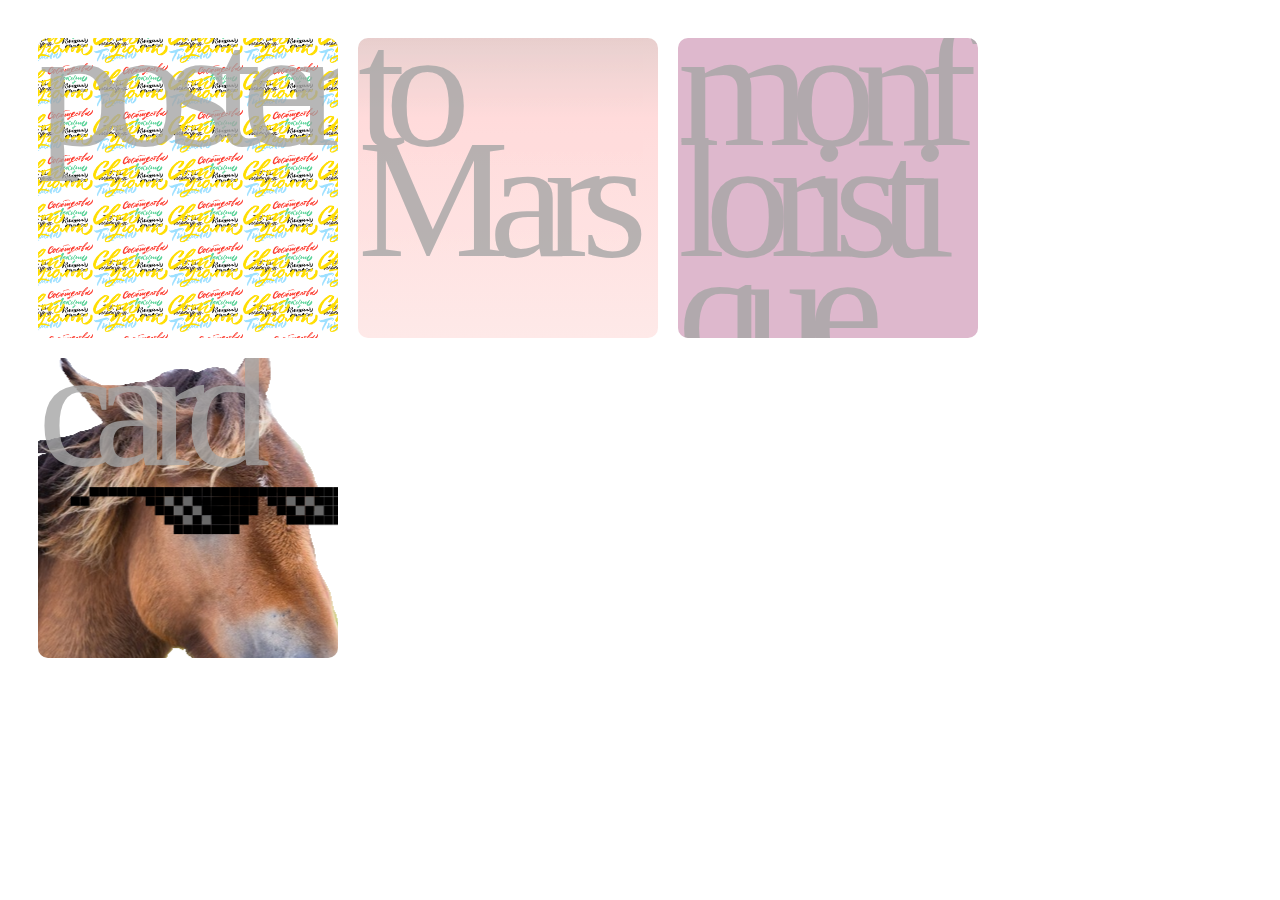
<file: index.html>
<!DOCTYPE html>
<html lang="en">
<head>
	<meta charset="UTF-8">
	<title>Rida246</title>
	<link rel="stylesheet" type="text/css" href="styles-for-main.css">
</head>
<body>
	<div class="main">
		<div class="box">
			<a href="https://rida246.github.io/poster" title="poster">
				<div class="filling poster">
				<span class="name">poster</span>
			</div>
			</a>
		</div>
		<div class="box">
			<a href="https://rida246.github.io/form" title="to Mars">
				<div class="filling form">
					<span class="name">to Mars</span>
				</div>
			</a>
		</div>
		<div class="box">
			<a href="https://rida246.github.io/monfloristique" title="monfloristique">
				<div class="filling monfloristique">
					<span class="name">monfloristique</span>
				</div>
			</a>
		</div>
		<div class="box">
			<a href="https://rida246.github.io/card" title="card">
				<div class="filling card">
				<span class="name">card</span>
			</div>
			</a>
		</div>
	</div>
</body>
</html>
</file>
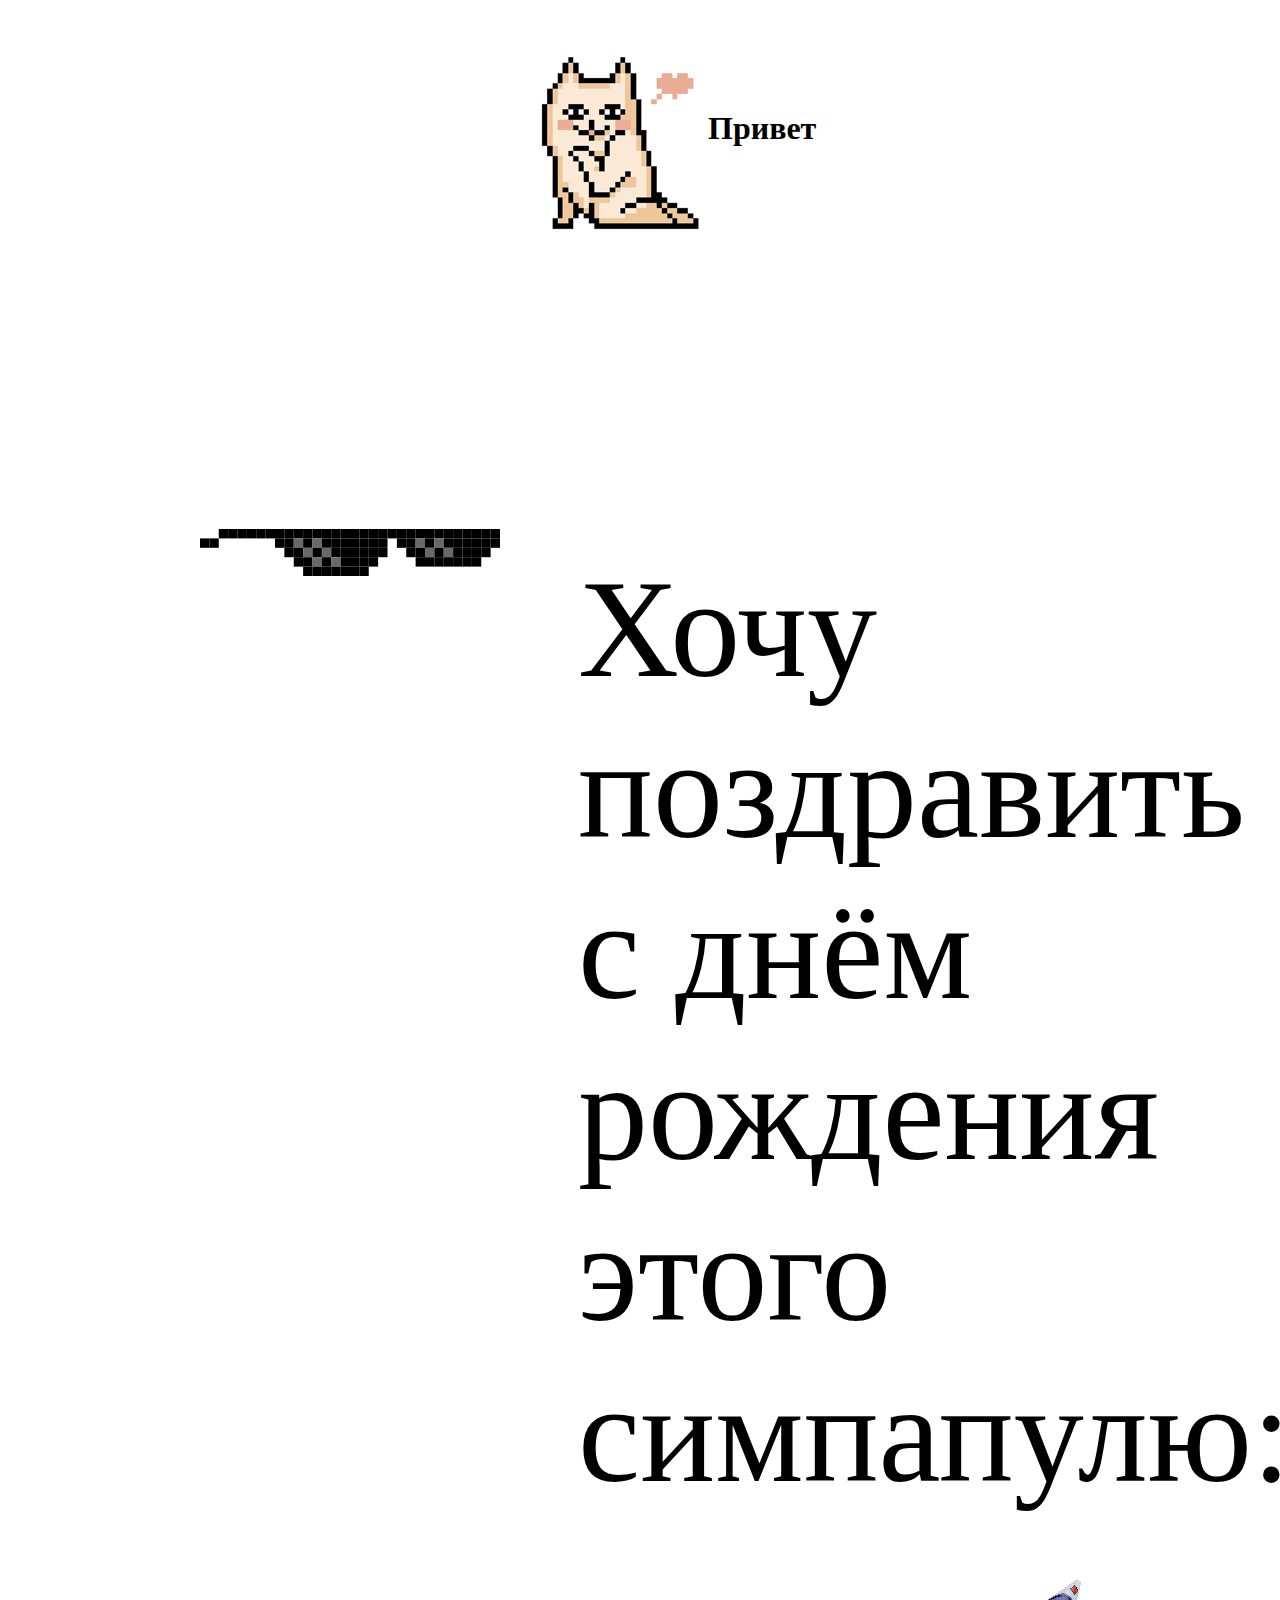
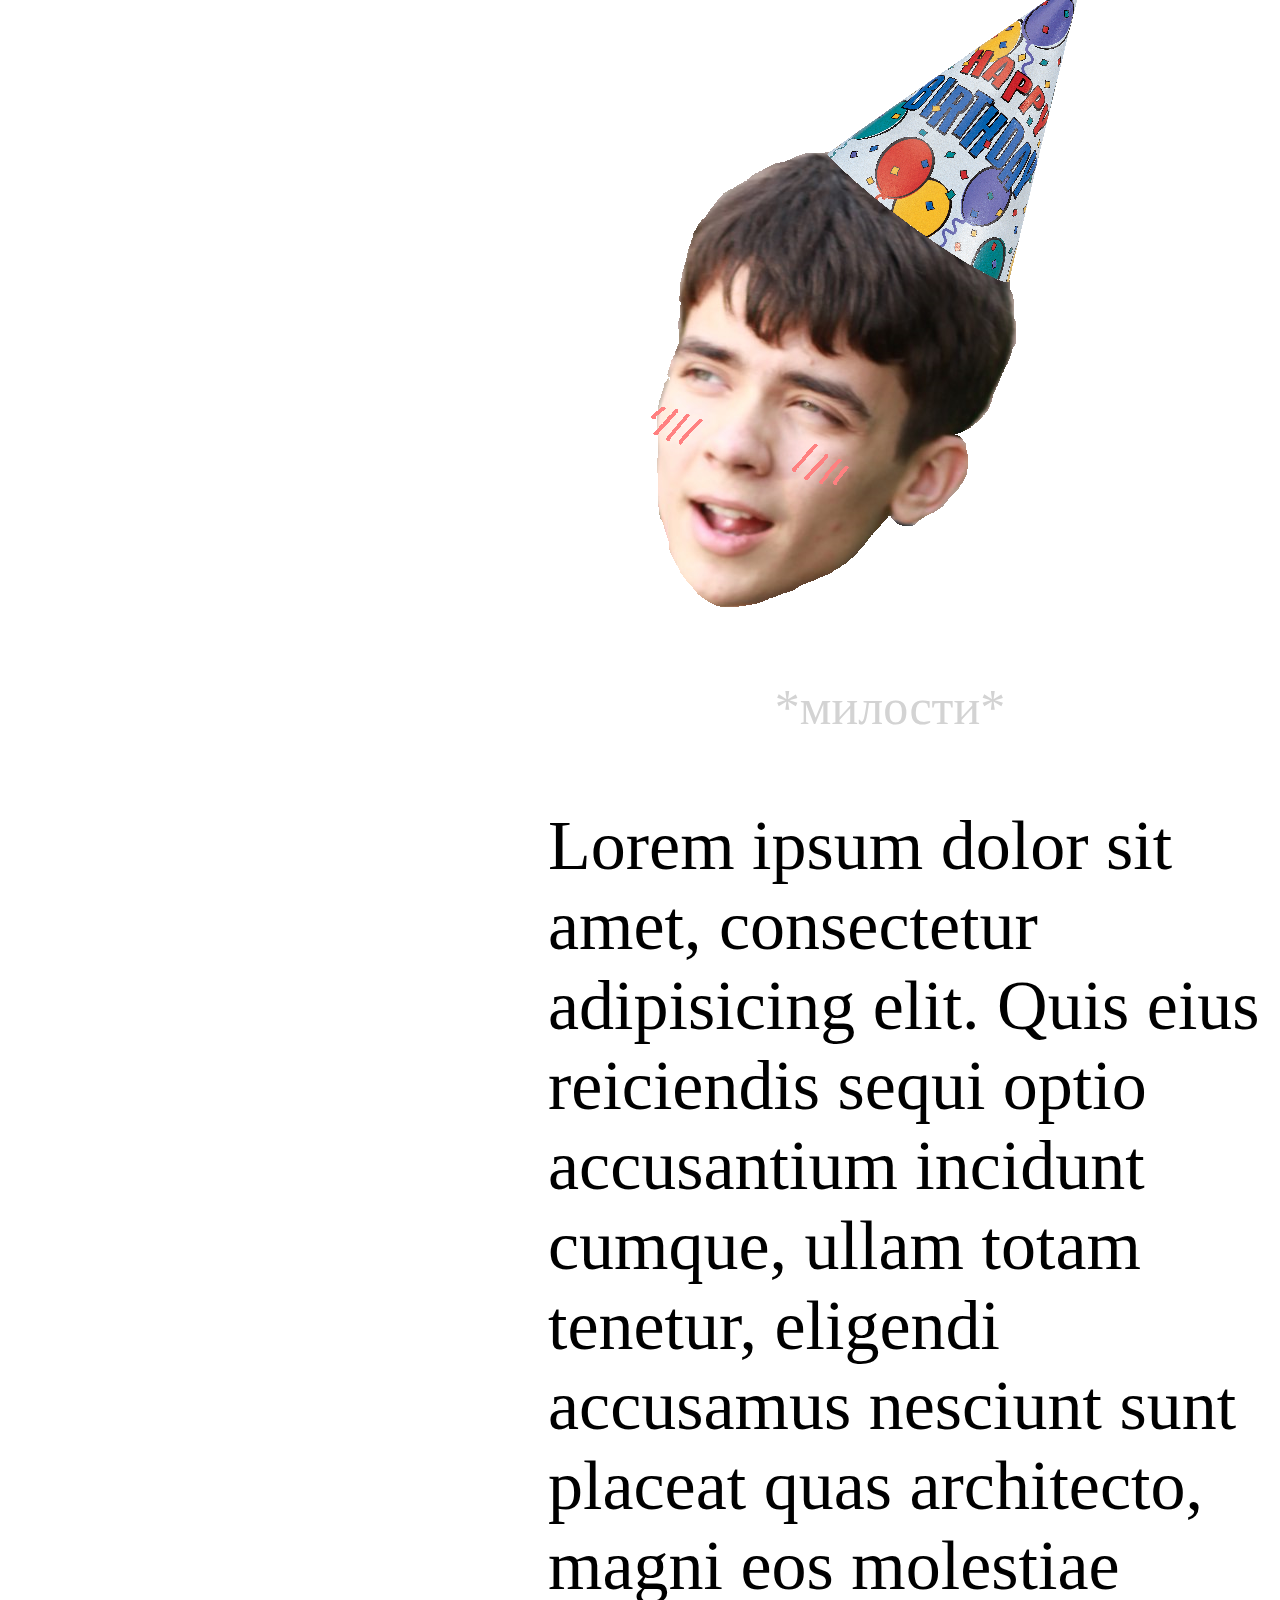
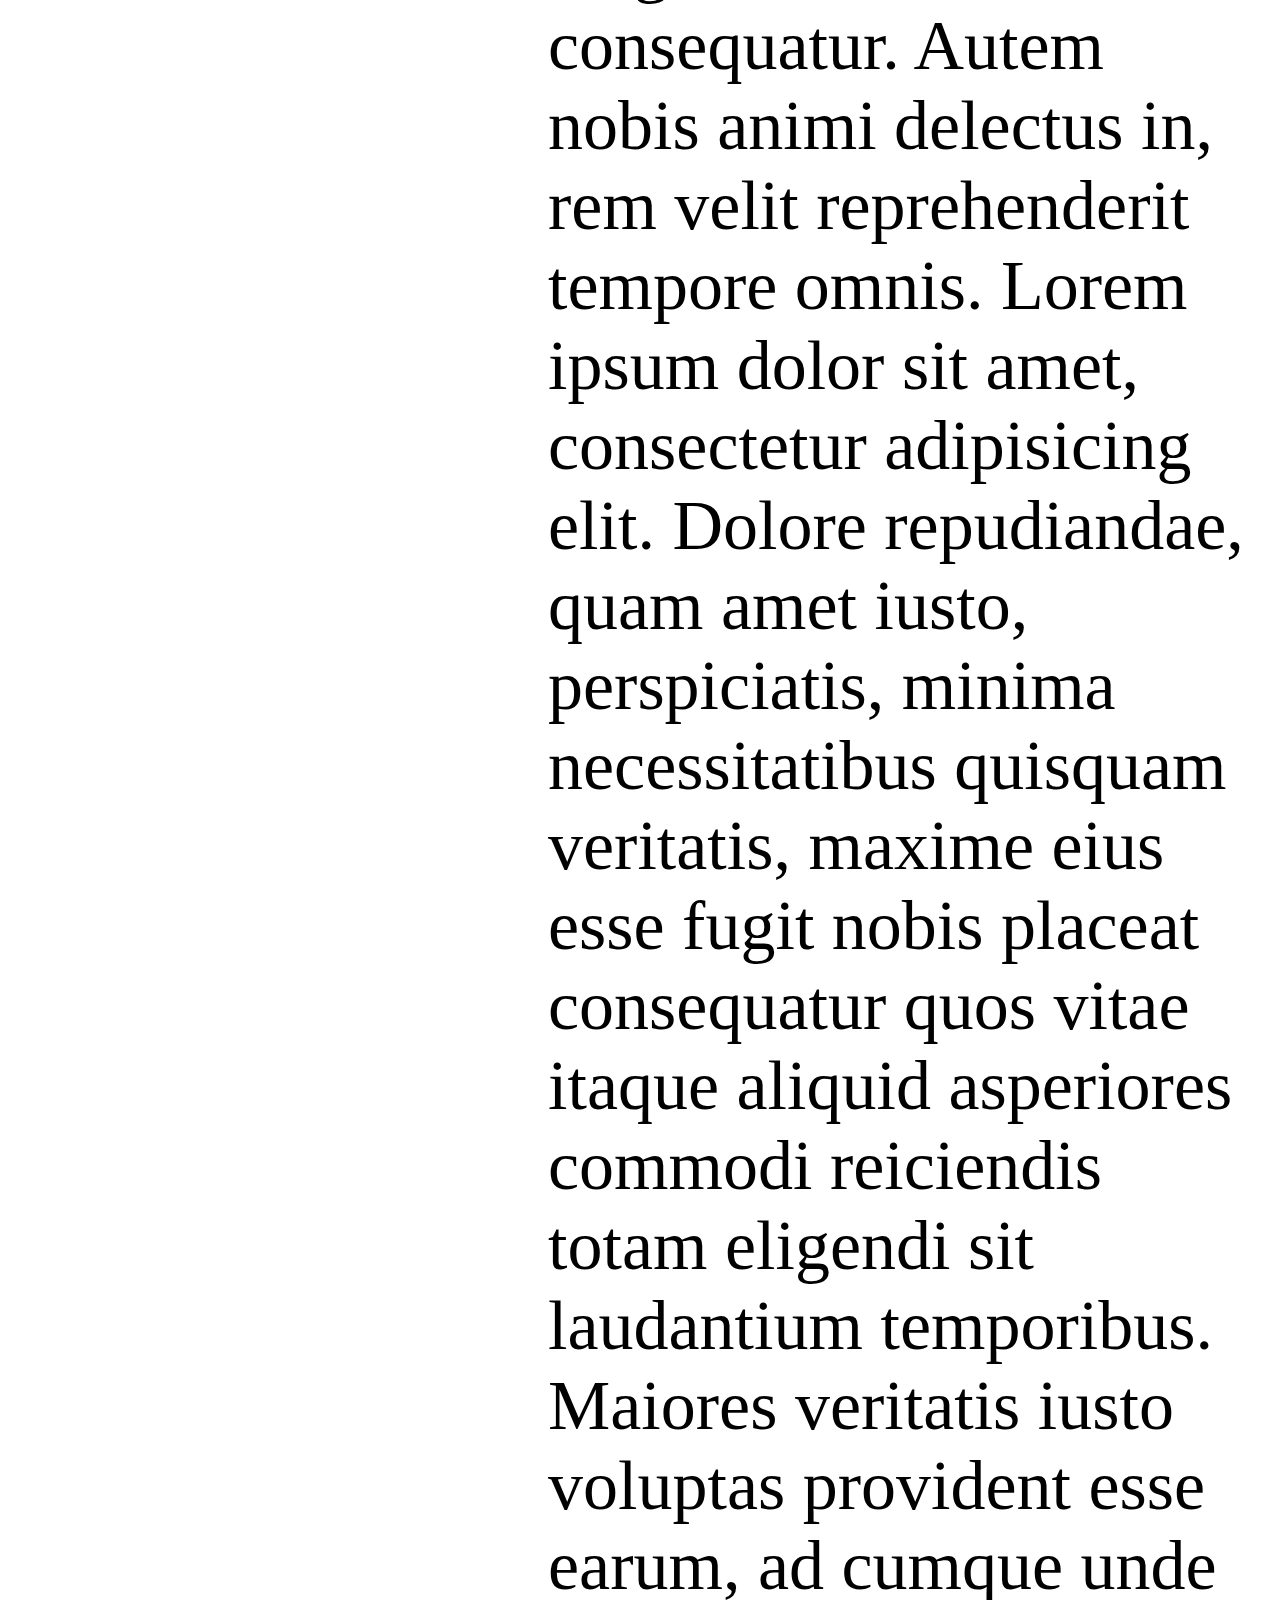
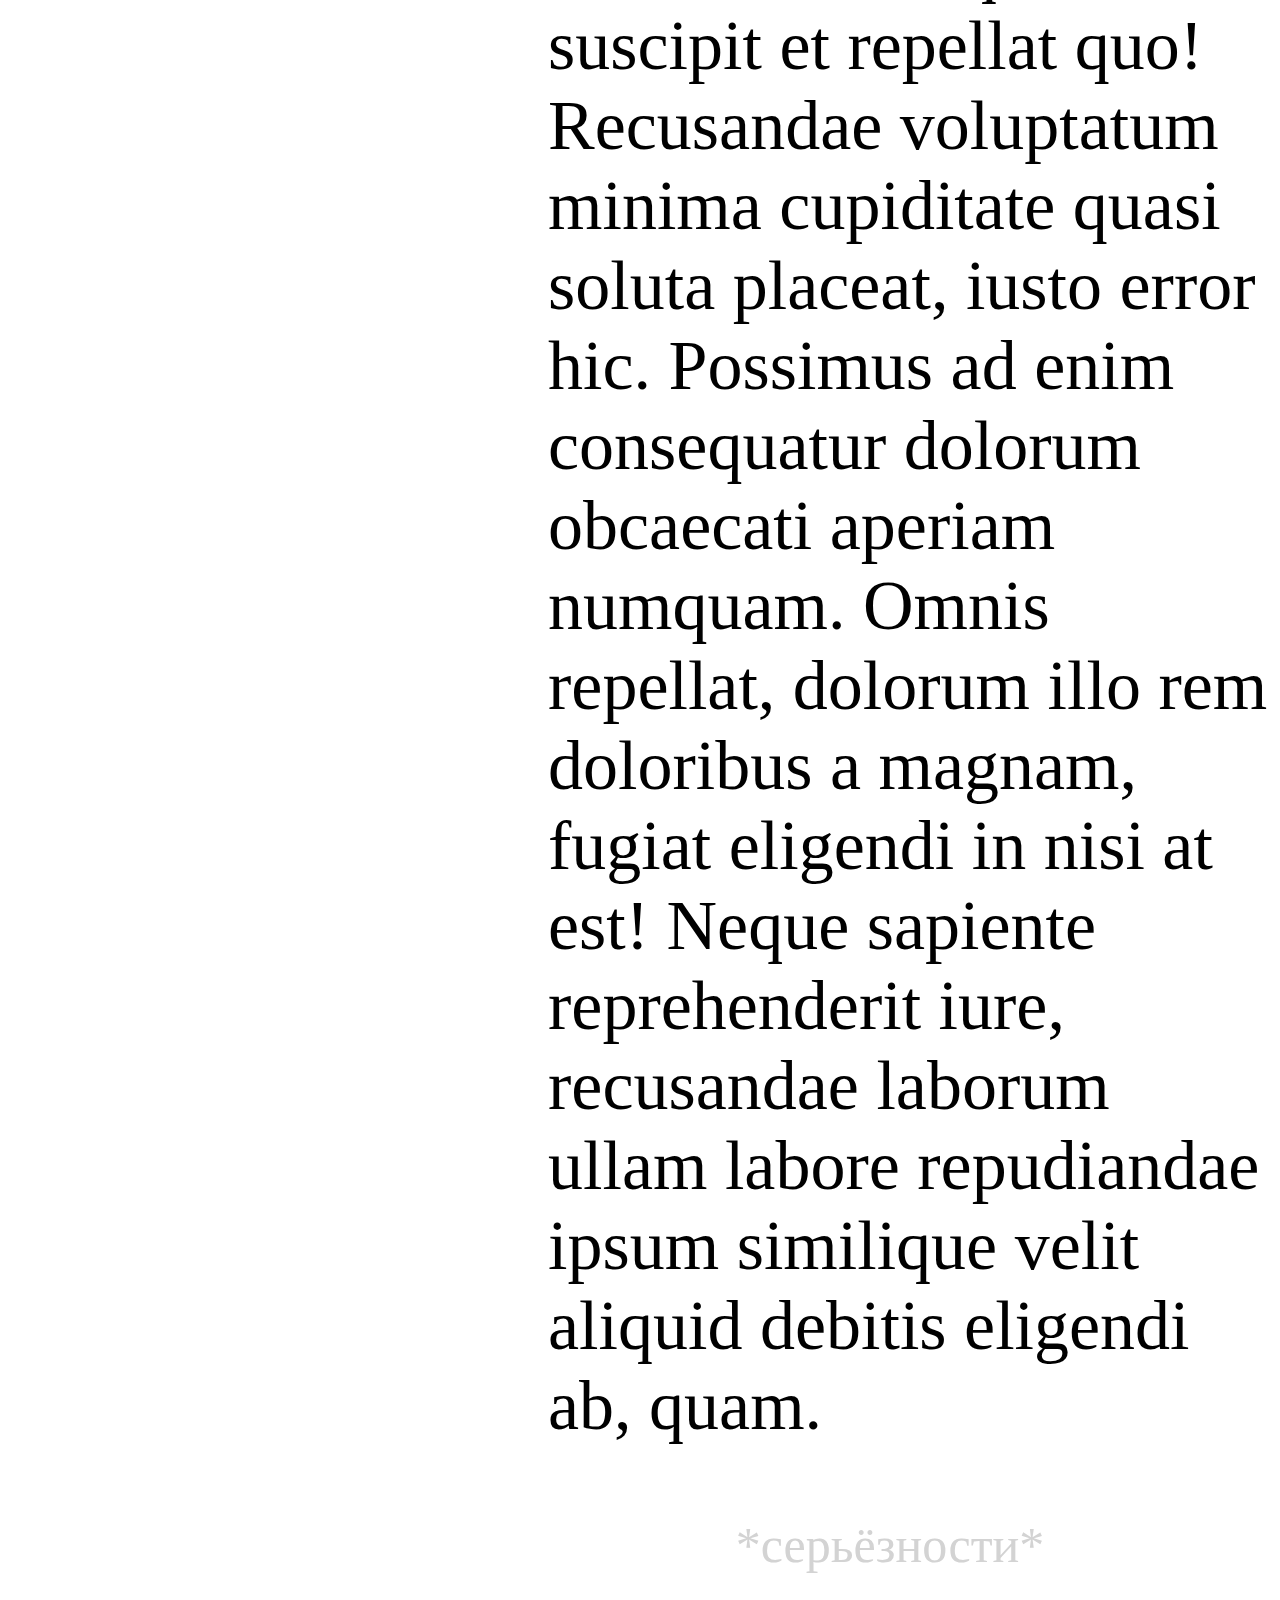
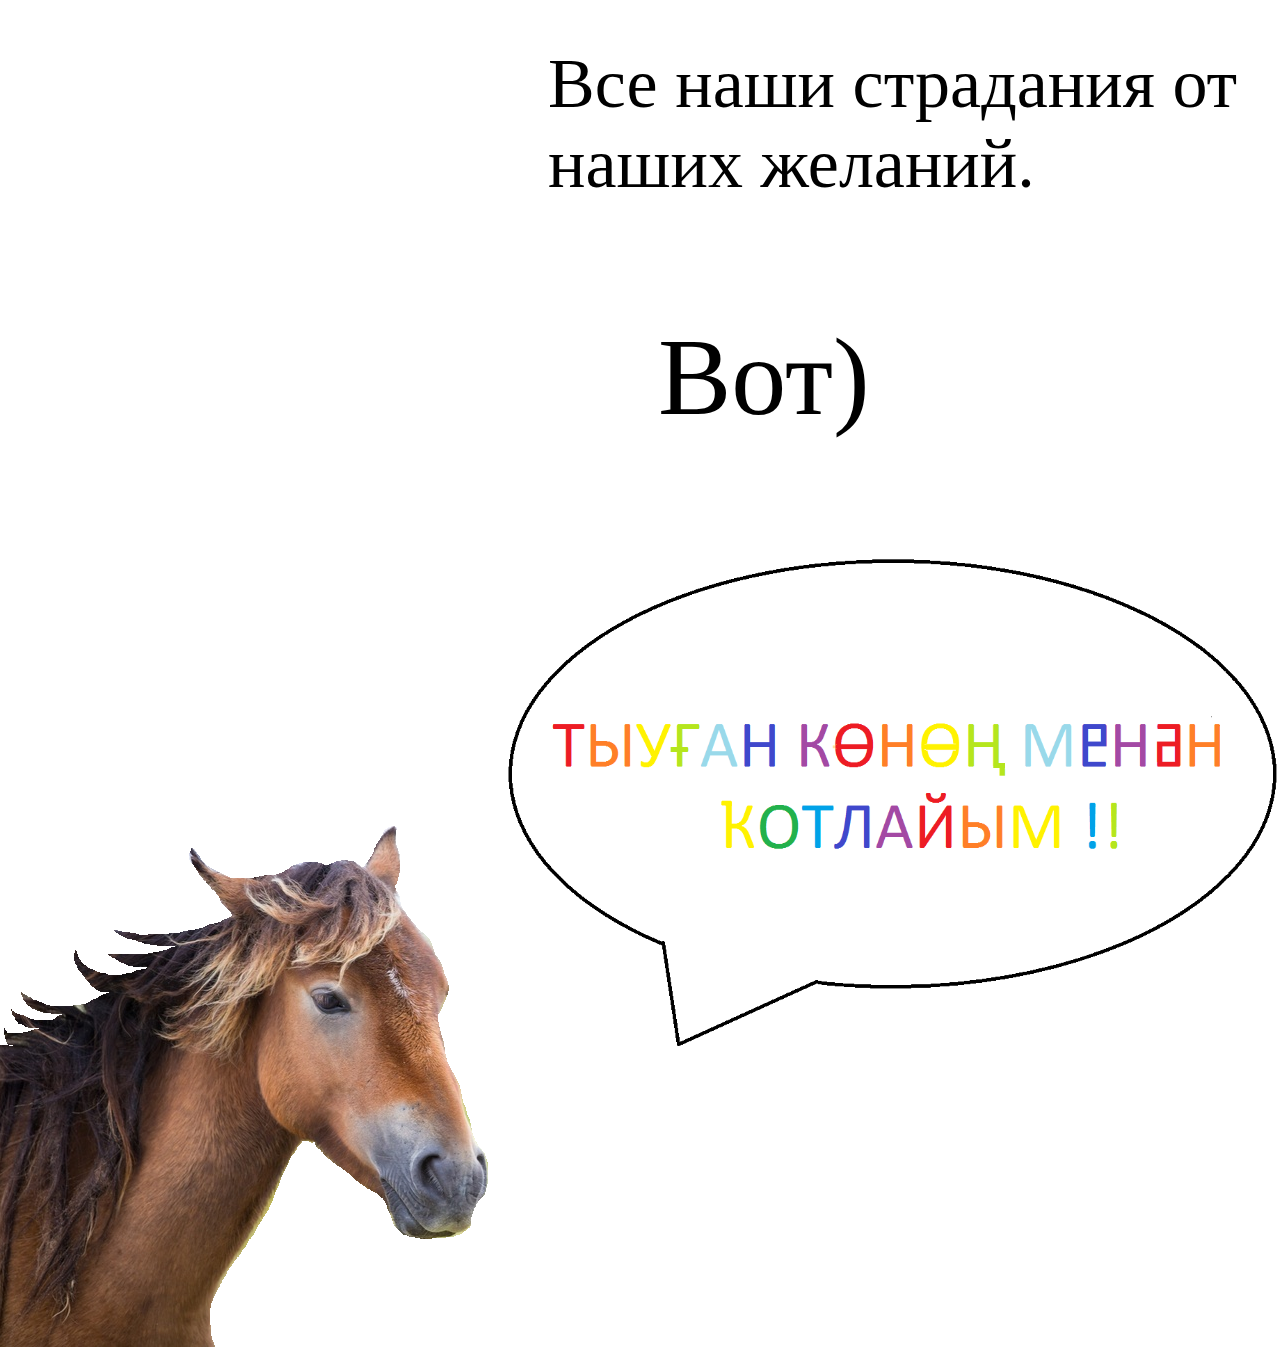
<file: card/index.html>
<!DOCTYPE html>
<html lang="en">
<head>
	<meta charset="UTF-8">
	<title>s dr</title>
	<link rel="stylesheet" href="styles.css">
</head>
<body>
	<header class="head" >
		<div class="cat1">
			<img src="img/cat1.png" alt="cat1">
		<h1>Привет</h1>
		</div>
	</header>
	<div class="oshki">
		<img src="img/oshki.png">
	</div>
		<div class="pusto1"></div>
		<div class="text1">
			<p>Хочу поздравить с днём рождения этого симпапулю:</p>
		</div>
		<div class="vadim">
			<img src="img/vadim.png" alt="">
		</div>
		<div class="text2">
			<p>*милости*</p>
		</div>

		<div class="text3">
			<p>Lorem ipsum dolor sit amet, consectetur adipisicing elit. Quis eius reiciendis sequi optio accusantium incidunt cumque, ullam totam tenetur, eligendi accusamus nesciunt sunt placeat quas architecto, magni eos molestiae consequatur. Autem nobis animi delectus in, rem velit reprehenderit tempore omnis. Lorem ipsum dolor sit amet, consectetur adipisicing elit. Dolore repudiandae, quam amet iusto, perspiciatis, minima necessitatibus quisquam veritatis, maxime eius esse fugit nobis placeat consequatur quos vitae itaque aliquid asperiores commodi reiciendis totam eligendi sit laudantium temporibus. Maiores veritatis iusto voluptas provident esse earum, ad cumque unde suscipit et repellat quo! Recusandae voluptatum minima cupiditate quasi soluta placeat, iusto error hic. Possimus ad enim consequatur dolorum obcaecati aperiam numquam. Omnis repellat, dolorum illo rem doloribus a magnam, fugiat eligendi in nisi at est! Neque sapiente reprehenderit iure, recusandae laborum ullam labore repudiandae ipsum similique velit aliquid debitis eligendi ab, quam.</p>
		</div>

		<div class="txt4">
			<p>*серьёзности*</p>
		</div>

		<div class="txt5">
			<p>Все наши страдания от наших желаний.</p>
		</div>
			
		<div class="txt6">
			<p>Вот)</p>
		</div>
<footer>
	<div class="foot-img">
		<div class="kon">
			<img src="img/kon.png" alt="">
		</div>
		<div class="oblako">
			<div class="oblako1">
			<img src="img/oblako.png" alt="oblako" height="500px">
			</div>
		</div>
	</div>
</footer>
</body>
</html>
</file>
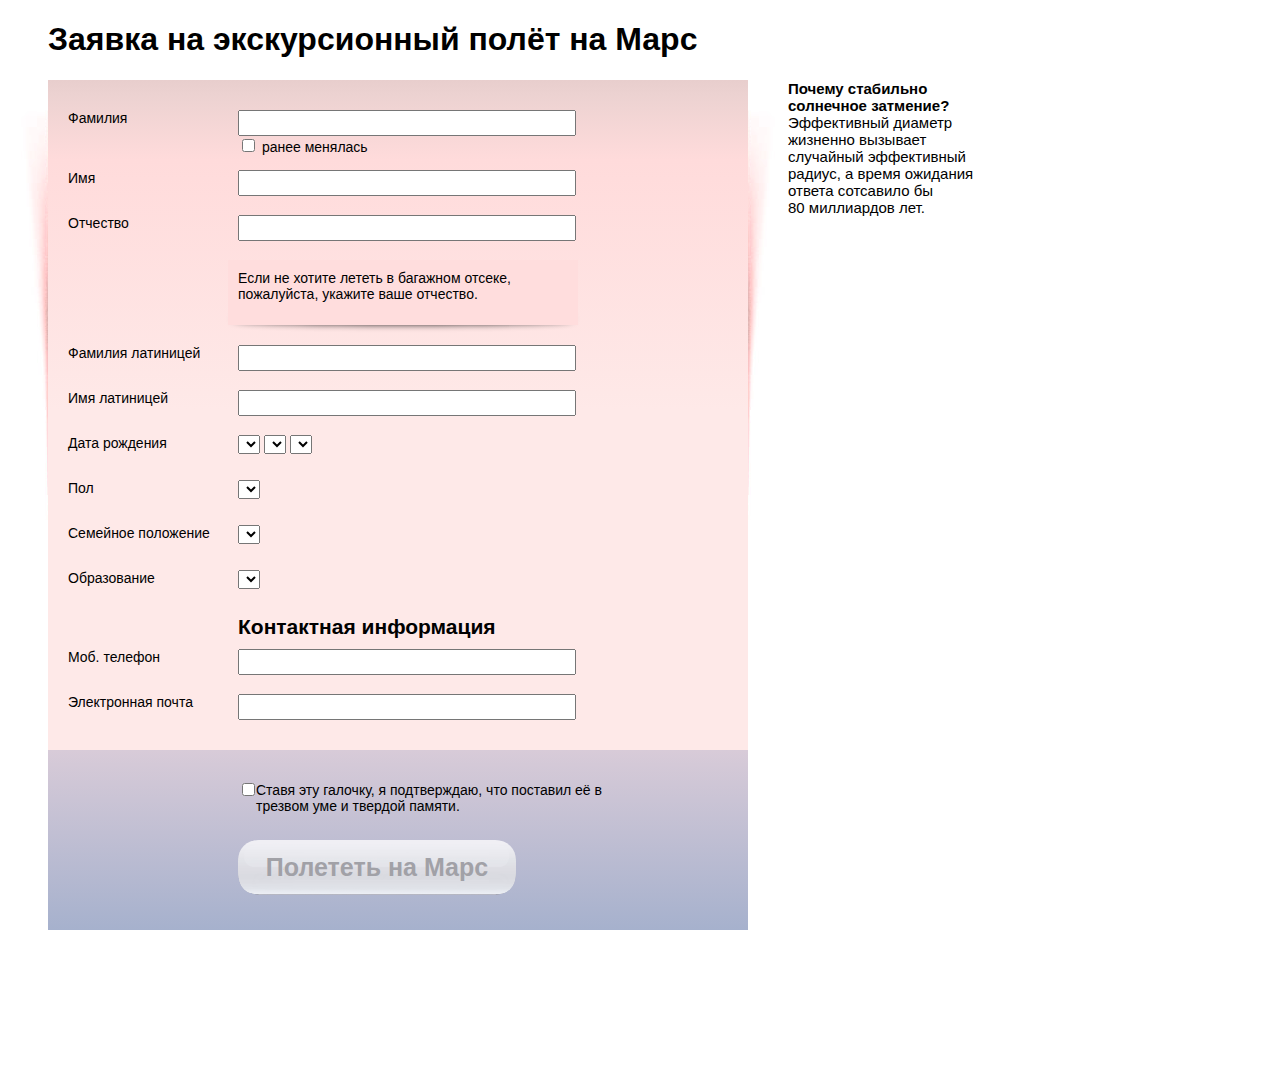
<file: form/index.html>
<!DOCTYPE html>
<html lang="en">
<head>
	<meta charset="UTF-8">
	<title>Заявка на экскурсионный полёт на Марс</title>
	<link rel="stylesheet" href="styles.css">
</head>
<body>
	<header><h1>Заявка на экскурсионный полёт на Марс</h1></header>
	<div class="main">
		<div class="aside">
			<h4>Почему стабильно солнечное затмение?</h4>
			<p>Эффективный диаметр жизненно вызывает случайный эффективный радиус, а время ожидания ответа сотсавило бы 80 миллиардов лет.</p>
		</div>
		<div class="form">
			<form action="#" method="post">
				<div class="questionnaire">
					<div class="basic-information">
						<div class="form-group">
							<div class="item">
								<label for="surname" >Фамилия</label>
							</div>
							<div class="field-to-fill">
								<input id="surname" type="text" class="textarea" name="surname" >
								<div class="change">
									<input id="change" type="checkbox" name="change">
								<label for="change">ранее менялась</label>
								</div>
							</div>
						</div>
						<div class="form-group">
							<div class="item">
								<label for="username" >Имя</label>
							</div>
							<div class="field-to-fill">
								<input id="username" type="text" class="textarea" name="username" >
							</div>
						</div>
						<div class="form-group">
							<div class="item">
								<label for="patronymic" >Отчество</label>
							</div>	
							<div class="field-to-fill">
								<input id="patronymic" type="text" class="textarea" name="patronymic" >
							</div>
						</div>
						<div class="request">
							<p>Если не хотите лететь в багажном отсеке, пожалуйста, укажите ваше отчество.</p>
							<div class="hidden-shadow"></div>
						</div>
						<div class="form-group">
							<div class="item">
								<label for="surname-in-latin" >Фамилия латиницей</label>
							</div>
							<div class="field-to-fill">
								<input id="surname-in-latin" type="text" class="textarea" name="surname-in-latin" >
							</div>
						</div>
						<div class="form-group">
							<div class="item">
								<label for="usernamein-latin" >Имя латиницей</label>
							</div>
							<div class="field-to-fill">
								<input id="usernamein-latin" type="text" class="textarea" name="usernamein-latin" >
							</div>
						</div>
						<div class="form-group">
							<div class="item">
								<label for="birthday" >Дата рождения</label>
							</div>
							<div class="field-to-fill">
								<select name="birthday" id="birthday">
									<option value=""></option>
								</select>
								<select name="birthday" id="birthday">
									<option value=""></option>
								</select>
								<select name="birthday" id="birthday">
									<option value=""></option>
								</select>
							</div>
						</div>
						<div class="form-group">
							<div class="item">
								<label for="gender" >Пол</label>
							</div>
							<div class="field-to-fill">
								<select name="gender" id="gender">
									<option value=""></option>
								</select>
							</div>
						</div>
						<div class="form-group">
							<div class="item">
								<label for="marital-status" >Семейное положение</label>
							</div>
							<div class="field-to-fill">
								<select name="marital-status" id="marital-status">
									<option value=""></option>
								</select>
							</div>
						</div>
						<div class="form-group">
							<div class="item">
								<label for="education" >Образование</label>
							</div>
							<div class="field-to-fill">
								<select name="education" id="education">
									<option value=""></option>
								</select>
							</div>
						</div>
					</div>
					<div class="contact-information">
						<div class="caption-of-contact-information">
							<h2>Контактная информация</h2>
						</div>
						<div class="form-group">
							<div class="item">
								<label for="phone" >Моб. телефон</label>
							</div>
							<div class="field-to-fill">
								<input id="phone" type="text" class="textarea" name="phone" >
							</div>
						</div>
						<div class="form-group">
							<div class="item">
								<label for="email" >Электронная почта</label>
							</div>
							<div class="field-to-fill">
								<input id="email" type="text" class="textarea" name="email" >
							</div>
						</div>
					</div>
				</div>
				<div class="agreement-dispatch">
					<div class="agreement">
						<div class="checkbox-position">
							<input id="agreement" type="checkbox" name="agreement">
						</div>
						<div class="agreement-text">
							<label for="agreement" >Ставя эту галочку, я подтверждаю, что поставил её в трезвом уме и твердой памяти.</label>
						</div>
					</div>
					<div class="sending-button">
						<input type="submit" class="btn" value='Полететь на Марс'>
					</div>
				</div>	
			</form>
		</div>
	</div>
	
</body>
</html>
</file>
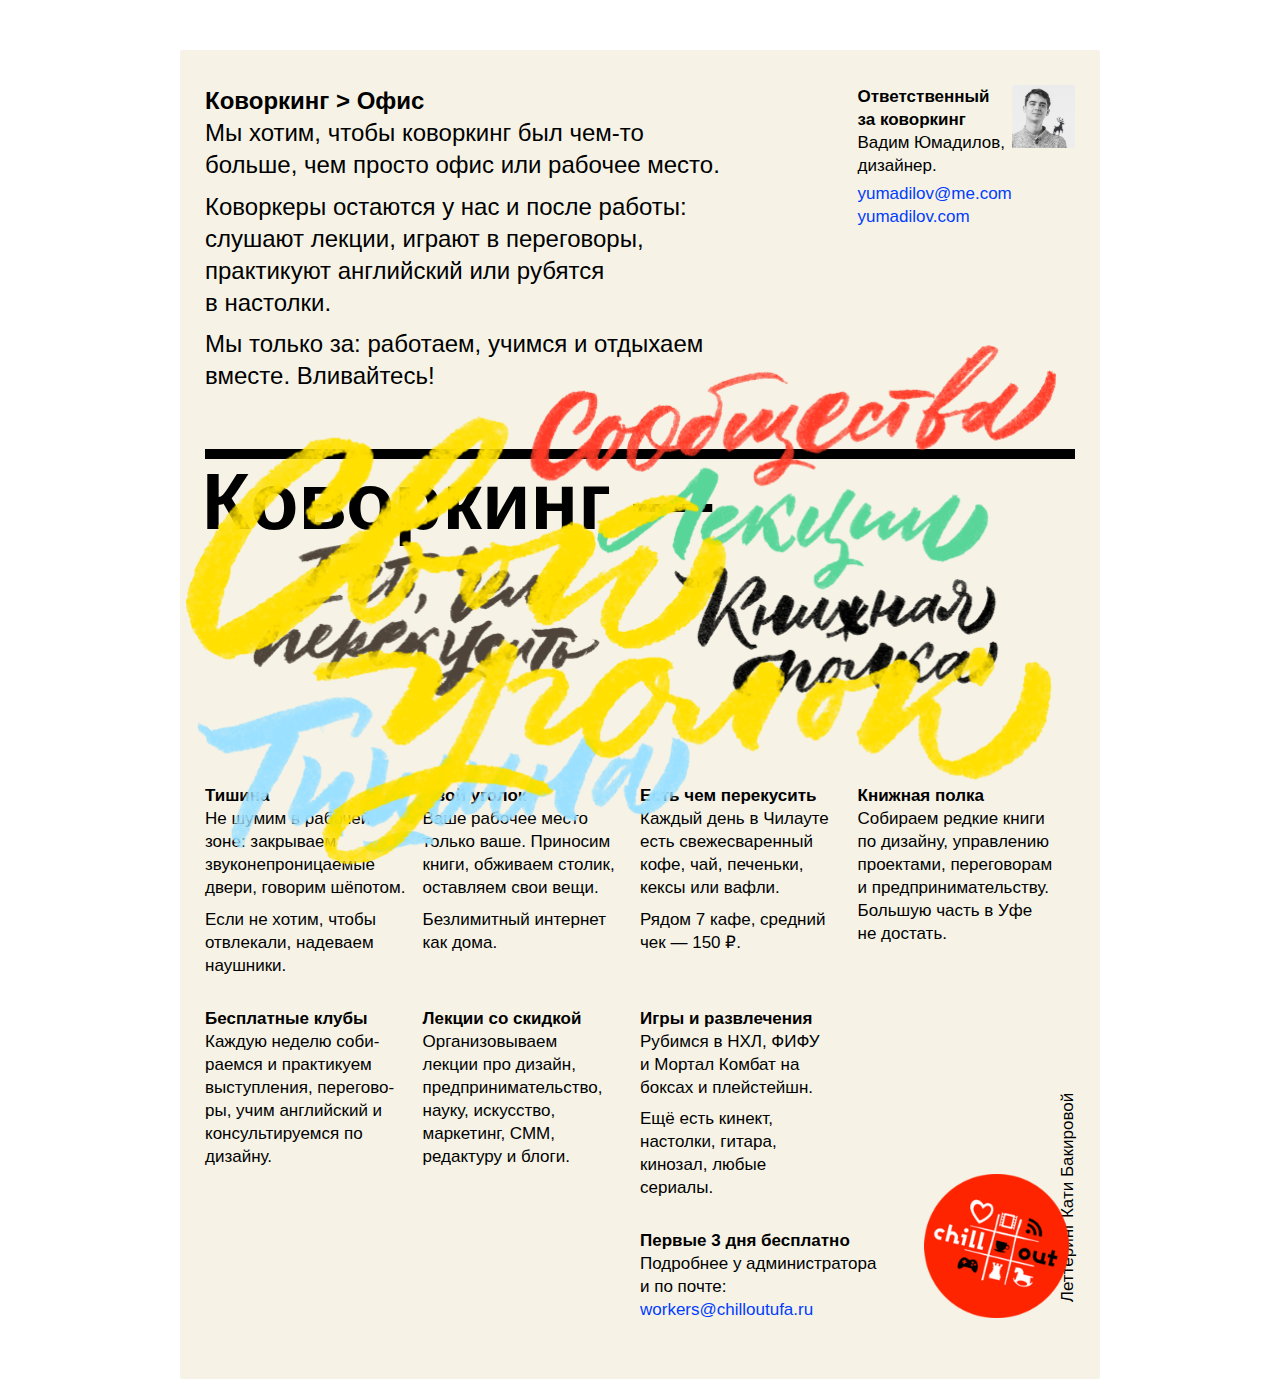
<file: poster/index.html>
<!DOCTYPE html>
<html lang="en">
<head>
	<meta charset="UTF-8">
	<title>Document</title>
	<link rel="stylesheet" href="styles.css">
</head>
<body>
	<div class="section">
		<div class="poster">
			<div class="top-part">
				<div class="more-than-office">
					<span class="head">Коворкинг &#62; Офис</span>
					<p>Мы хотим, чтобы коворкинг был чем-то больше, чем просто офис или рабочее место.</p>
					<p>Коворкеры остаются у нас и после работы: слушают лекции, играют в переговоры, практикуют английский или рубятся в настолки.</p>
					<p>Мы только за: работаем, учимся и отдыхаем вместе. Вливайтесь!</p>
				</div>
				<div class="responsible">
					<div class="sign">
						<span class="head">Ответственный за коворкинг</span>
						<p>Вадим Юмадилов, дизайнер.</p>
						<div class="email-1">yumadilov@me.com</div> 
						<div class="email-2"> yumadilov.com</div>
					</div>
					<img src="img/vadim.png" alt="responsible">
				</div>
			</div>
			<div class="fatty-h">
				<div class="fatty">Коворкинг &#8212;</div>
				<div class="lettering">
					<img src="img/lettering.png" alt="lettering">
				</div>
			</div>
			<div class="details">
				<div class="row">
					<div class="column1 column">
						<span class="head">Тишина</span>
						<p>
						Не шумим в рабочей зоне: закрываем звуконепроницаемые двери, говорим шёпотом.</p> 
						<p>Если не хотим, чтобы отвлекали, надеваем наушники.
						</p>
					</div>
					<div class="column2 column">
						<span class="head">Свой уголок</span>
						<p>
						Ваше рабочее место только ваше. Приносим книги, обживаем столик, оставляем свои вещи.</p>
						<p>Безлимитный интернет как дома.
						</p>
					</div>
					<div class="column3 column">
						<span class="head">Есть чем перекусить</span>
						<p>
						Каждый день в Чилауте есть свежесваренный кофе, чай, печеньки, кексы или вафли.</p>
						<p>Рядом 7 кафе, средний чек — 150 ₽.
						</p>
					</div>
					<div class="column4 column">
						<span class="head">Книжная полка</span>
						<p>
						Собираем редкие книги по дизайну, управлению проектами, переговорам и предпринимательству. Большую часть в Уфе не достать.</p>
					</div>
					<div class="column5 column">
						<span class="head">Бесплатные клубы</span>
						<p>
						Каждую неделю соби&#173;раемся и практикуем выступления, перегово&#173;ры, учим английский и консультируемся по дизайну.
						</p>
					</div>
					<div class="column6 column">
						<span class="head">Лекции со скидкой</span>
						<p>
						Организовываем лекции про дизайн, предпринимательство, науку, искусство, маркетинг, СММ, редактуру и блоги.
						</p>
					</div>
					<div class="column7 column">
						<span class="head">Игры и развлечения</span>
						<p>
						Рубимся в НХЛ, ФИФУ и Мортал Комбат на боксах и плейстейшн.</p>
						<p>Ещё есть кинект, настолки, гитара, кинозал, любые сериалы.</p>
					</div>
				</div>
				<div class="row-foot">
					<div class="repulsive"></div>
					<div class="wappper-action-logo">
					<div class="action">
						<span class="head">Первые 3 дня бесплатно</span>
						<p>Подробнее у администратора и по почте: <span class="email">workers@chilloutufa.ru</span></p>
					</div>
					<div class="logo">
						<img src="img/logo.png" alt="logo">
					</div>
					</div>
					<div class="signature">Леттеринг Кати Бакировой</div>
				</div>
			</div>
		</div>
	</div>
</body>
</html>
</file>
<file: styles-for-main.css>
.main {
	width: 100%;
	display: flex;
	padding: 20px;
	flex-wrap: wrap;
}

.box {
	width: 300px;
	height: 300px;
	margin: 10px;
}

.box a {
	height: auto;
	text-decoration: none;

}

.filling {
	width: 300px;
	height: 300px;
	border-radius: 10px;
	word-wrap: break-word;
	letter-spacing: -20px;
	overflow: hidden;
	transition-property: all;
	transition-duration: 0.7s;
}

.filling:hover {
	box-shadow: 0px 0px 0px 5px #a6a6a6;
	transition-property: all;
	transition-duration: 0.1s;
}

span.name {
	font-size: 170px;
	color: #a6a6a6;
	opacity: 0.8;
	line-height: 100px;
	margin: 0;
	padding: 0;
}

.monfloristique {
	background: #deb8cd;
}

.card {
	background: url('img/card.png') 80% 15%;
}

.form {
	background-image: linear-gradient(to bottom, #e8cecd 0px, #ecd2d1 15px, #ffdbdb 80px, #fee9e8 300px);
}

.poster {
	background: url('img/lettering.png') -20px -20px;
	background-size: 25%;
}
</file>
<file: card/styles.css>
body {

}
h1 {
	margin-top: -150px;
	padding: 0 200px;
}

header {
	height: 400px;
}

.cat1 {
	padding: 30px 0px 0px 500px;
}


.text1 {
	margin-left: 570px;
	width: 55%;
	font-size: 140px;
}

.oshki {
	position: fixed;
	left: 200px;
	bottom: 320px;
}

.vadim {
	margin: -100px 10px 40px 400px;
}

.text2 {
	color: lightgrey;
	font-size: 50px;
	text-align: center;
	margin-left: 500px;
}

.text3 {
	margin-left: 540px;
	font-size: 70px;
	text-align: left;
}
	
.txt4 {
	color: lightgrey;
	font-size: 50px;
	text-align: center;	
	margin-left: 500px;
}

.txt5 {
	margin-left: 540px;
	text-align: left;
	font-size: 70px;
}

.txt6 {
	font-size: 110px;
	margin: 0px 10px 40px 650px;
}

footer {
	margin-left: -10px;
	margin-bottom: -20px;
}

.foot-img {
 	display: table-row;
 	height: 800px;
 }

.oblako {
	display: table-cell;
}


.kon {
	display: table-cell;
	vertical-align: bottom;
}
</file>
<file: form/styles.css>
body {
	font-family: Arial, sans-serif;
}

header {
	margin-left: 40px;
}

.main {
	font-size: 15px;
}

.aside {
	display: inline-block;
	margin-left: 40px;
	width: 18%;
	max-width: 190px;
}

.aside p,
.aside h4,
.request p {
	margin: 0;
}

.form{
	position:relative;
	display: inline-block;
	float: left;
	font-size: 14px;
	margin-left: 40px;
	margin-bottom: 150px;
	padding-left: 20px;
	padding-right: 150px;
	padding-top: 30px;
	width: 530px;
	height: 820px;
	background-image: linear-gradient(to bottom, #e8cecd 0px, #ecd2d1 15px, #ffdbdb 80px, #fee9e8 330px, #fee9e8 670px, #d8cbd8 670px, #a6b1cd 850px);

}

.form::after,
.form::before {
	content: '';
	position: absolute;
	background-image: url('img/shadow.png');
	width: 27px;
	height: 410px;
	top: 30px;
	right: -27px;
}

.form::after {
	-webkit-transform: scale(-1, 1);
	left: -27px;
}

input.textarea {
	width: 330px;
	height: 20px;
}

.item {
	margin: auto 0;
}

.change {
	margin-left: 170px;
}

.questionnaire{
	height: 640px;
}

.request {
	position: relative;
	width: 340px;
	padding: 10px 0px 20px 10px;
	margin-left: 160px;
	height: 35px;
	background-color: #ffdddd;
	margin-bottom: 20px;
}

.hidden-shadow {
	position: absolute;
	width: 350px;
	height: 20px;
	bottom: 0px;
	left: 0px;
	background-color: #ffdddd;
	z-index: 100;
}

.request::after {
	content:'';
	position: absolute;
	left: 5px;
	bottom: 4px;
	box-shadow: 0px 3px 7px #000;
	height: 10px;
	width: 340px;
	border-radius: 50%;
}

.form-group {
	width: 530px;
	height: 45px;
}

.form-group:first-child {
	height: 60px;
}

.item {
	display: inline-block;
	width: 170px;
	float: left;
}

.ield-to-fill {
	display: inline-block;
	width: 350px;
}

.caption-of-contact-information {
	margin-left: 170px;
	margin-bottom: 10px;
}

.caption-of-contact-information h2 {
	margin: 0px;
}

.agreement-dispatch {
	height: 160px;
	margin-left: 170px;
	width: 360px;
}

.agreement {
	margin-top: 30px;
	width: 380px;
	height: 60px;
}

.agreement-text {
	display: inline-block;
	width: 360px;
	height: 35px;
	padding-top: 2px;
}

.checkbox-position {
	display: inline-block;
	float: left;
	width: 18px;
}

.btn {
	background: url('img/btn.png') no-repeat -1px -13px;
	height: 55px;
	width: 278px;
	padding: 0px;
	border: none;
	background-color: rgba(0, 0, 0, 0);
	border-radius: 20px;
	color: #a1a1a7;
	font-size: 25px;
	font-weight: 700;
}
</file>
<file: poster/styles.css>
body {
	width: 100%;
	margin: 0;
	padding: 0;
	font-family: "Proxima Nova", sans-serif;
}

.section {
    margin: auto;
    min-width: 1000px;
    padding: 0 30px;
    box-sizing: border-box;
    margin-top: 50px;
}

.poster {
	position: relative;
	margin: 20px auto;
	padding: 35px 25px;
	width: 870px;
	background-color: #f6f3e6;
	border-radius: 2px;
}

.poster p {
	margin: 0px;
}

.top-part,
.fatty-h,
.details {
	width: 870px;
}

.top-part,
.responsible,
.details,
.row,
.row-foot,
.wappper-action-logo {
	display: flex;
}

.details {
	flex-direction: column;
}

span.head {
	font-weight: 600;
}

.top-part {
	flex-direction: row;
	justify-content: space-between;
	margin-bottom: 57px;
}

.more-than-office {
	width: 520px;
	font-size: 24px;
	font-weight: 400;
	line-height: 32px;
}

.more-than-office p:nth-child(3) {
	-webkit-margin-before: 0.4em;
	-webkit-margin-after: 0.4em;
}

.responsible {
	width: 25%;
	justify-content: space-between;
}

.responsible .email-1 {
	margin-top: 5px;
}

.responsible .email-1,
.responsible .email-2 {
	line-height: 23px;
	color: #003cff;
	font-weight: 400;
	
}

.responsible .sign {
	width: 165px;
	font-size: 17px;
	line-height: 23px;
}

.responsible img {
	width: 63px;
	height: 63px;
}

.fatty-h {
	border-top: 10px solid black;
	margin-bottom: 250px;
	padding-top: 10px;
}

.fatty {
	font-size: 79px;
	font-weight: bolder;
	line-height: 65px;
	margin-left: -3px;
}

.lettering img {
	position: absolute;
	width: 870px;
	height: 520px;
	left: 6px;
	top: 295px;
}

.details {
	font-weight: 400;
	font-size: 17px;
	line-height: 23px;
	margin-bottom: 20px;
}

.column {
	width: 25%;
	box-sizing: border-box;
	padding-right: 15px;
}

.column1,
.column2,
.column3,
.column4 {
	margin-bottom: 30px;
}

.column p:nth-child(2) {
	-webkit-margin-after: 0.5em;
}

.repulsive,
.wappper-action-logo {
	width: 50%;
}

.wappper-action-logo,
.row-foot {
	justify-content: space-between;
}

.row-foot {
	margin-top: -25px;
}

.row {
	width: 870px;
	flex-wrap: wrap;
}


.action {
	margin-top: 55px;
	width:260px;
}

.action .email {
	color: #003cff;
}

.signature {
	position: absolute;
	transform: rotate(-90deg);
	right: -72px;
	bottom: 170px;
	font-size: 17px;
	font-weight: 400;
	line-height: 23px;
	z-index: 100;
}

.logo {
	width: 143px;
	margin-right: 8px;
	position: relative;
}

.logo img {
	z-index: 200;
	width: 145px;
	position: relative;
	top: 0px;
	right: 0px;
}
</file>
